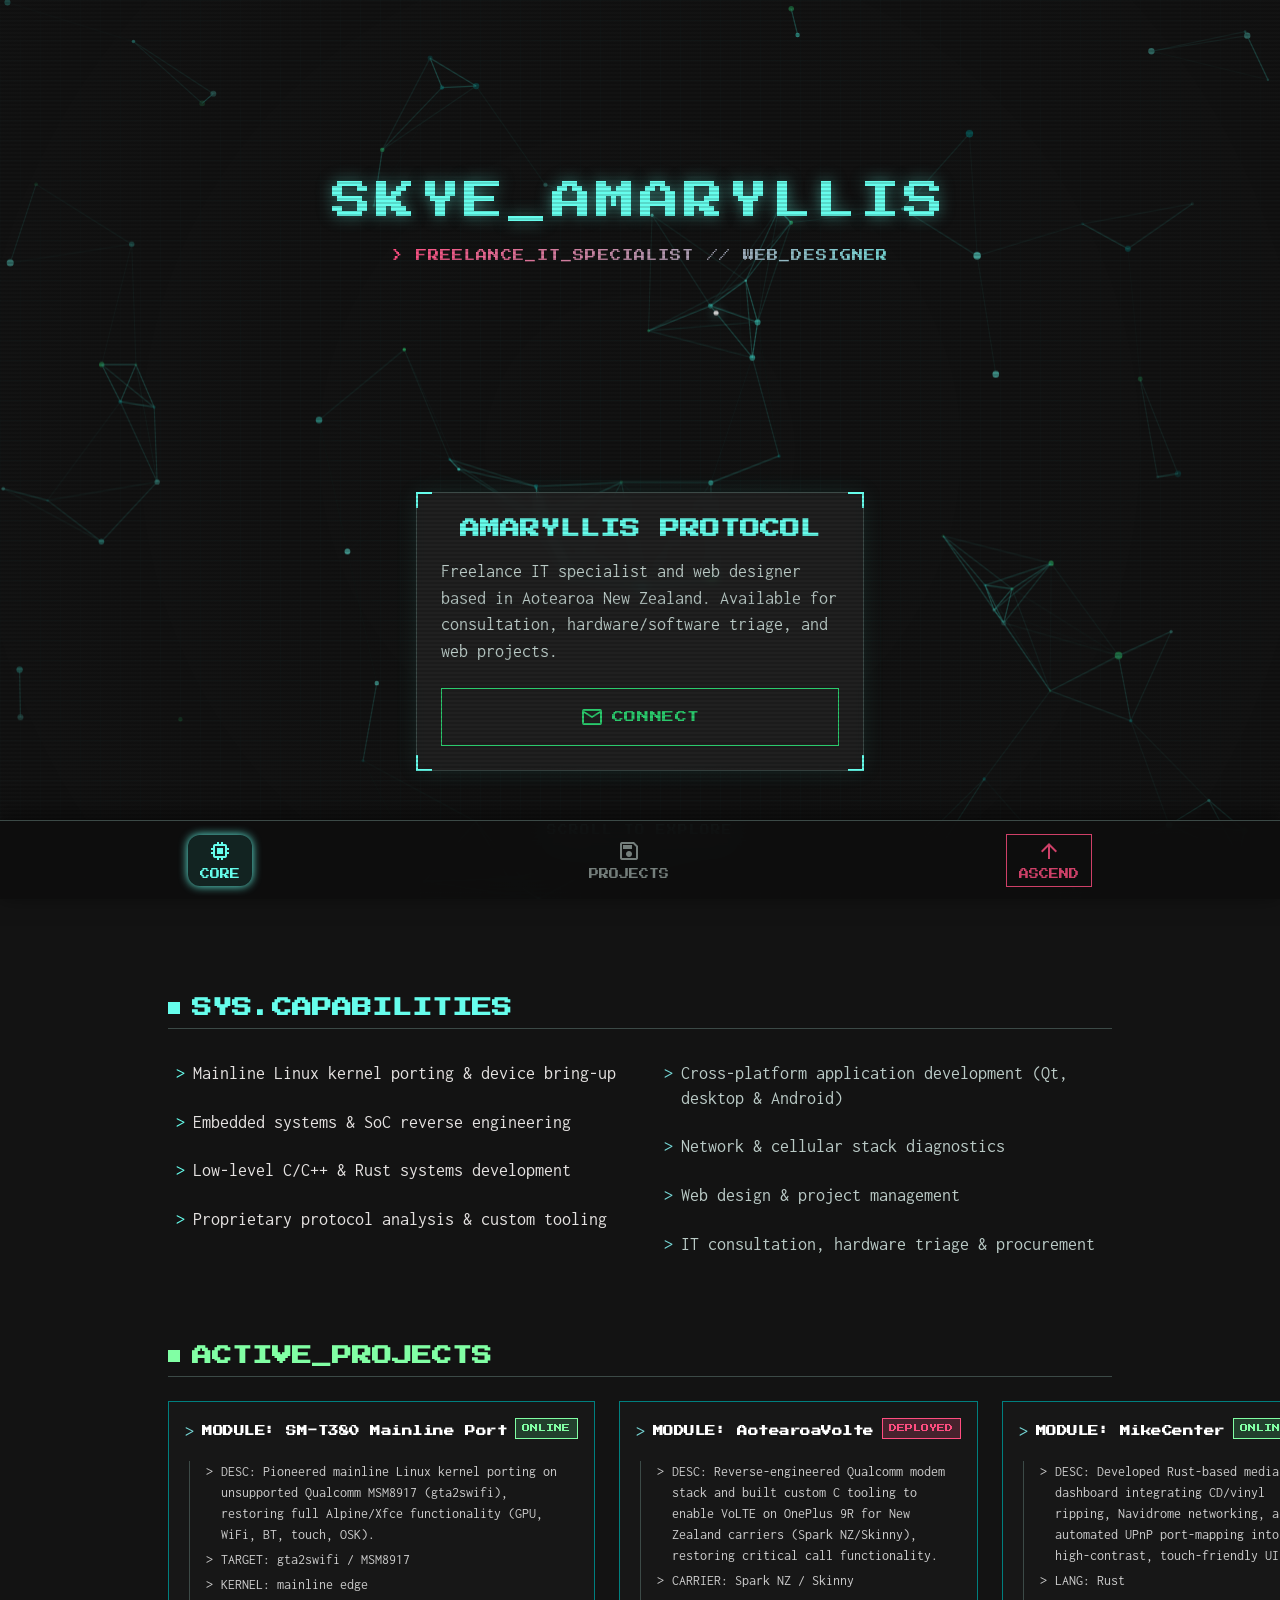
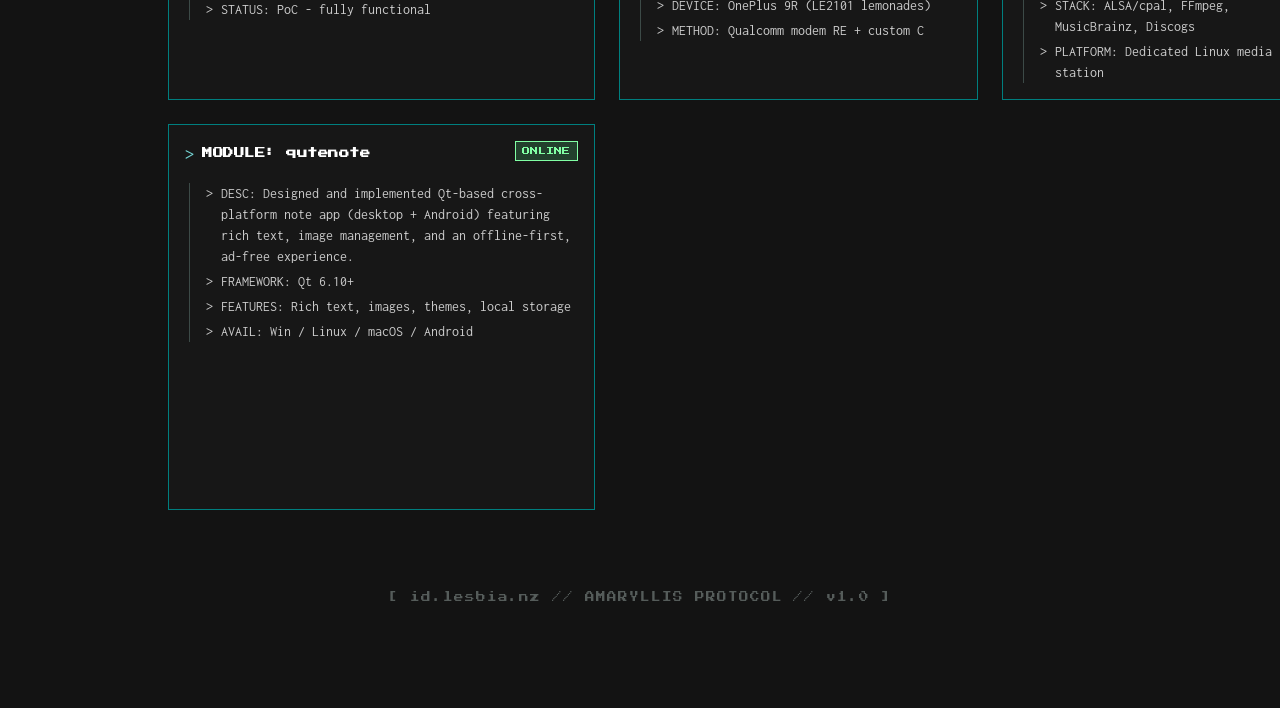
<file: index.html>
<!doctype html>
<html class="dark" lang="en">
    <head>
        <meta charset="utf-8" />
        <meta content="width=device-width, initial-scale=1.0" name="viewport" />
        <title>Skye Amaryllis // id.lesbia.nz</title>
        <link href="https://fonts.googleapis.com" rel="preconnect" />
        <link crossorigin="" href="https://fonts.gstatic.com" rel="preconnect" />
        <link
            href="https://fonts.googleapis.com/css2?family=Inconsolata:wght@400;700&amp;family=Press+Start+2P&amp;display=swap"
            rel="stylesheet"
        />
        <link
            href="https://fonts.googleapis.com/css2?family=Material+Symbols+Outlined:wght,FILL@100..700,0..1&amp;display=swap"
            rel="stylesheet"
        />
        <link href="/style.css" rel="stylesheet" />
        <script src="/projects.js"></script>
    </head>
    <body class="site_body">
        <a href="#main_content" class="sr-only">Skip to main content</a>
        
        <!-- Ambient Texture Layers -->
        <div class="bg_grid" aria-hidden="true"></div>
        <div class="scanlines" aria-hidden="true"></div>
        
        <!-- Hero Section -->
        <section class="hero_section">
            <canvas id="particle_canvas" aria-hidden="true"></canvas>
            <main class="splash_content">
                <div class="hero_title_wrapper">
                    <h1 class="hero_title">SKYE_AMARYLLIS</h1>
                    <div class="hero_subtitle sys_boot_text">
                        &gt; FREELANCE_IT_SPECIALIST // WEB_DESIGNER
                    </div>
                </div>
                <div class="protocol_card">
                    <!-- Corner Accents -->
                    <div class="corner_accent top_left"></div>
                    <div class="corner_accent top_right"></div>
                    <div class="corner_accent bottom_left"></div>
                    <div class="corner_accent bottom_right"></div>
                    
                    <h2>AMARYLLIS PROTOCOL</h2>
                    <p>
                        Freelance IT specialist and web designer based in
                        Aotearoa New Zealand. Available for consultation,
                        hardware/software triage, and web projects.
                    </p>
                    <div class="btn_wrapper">
                        <a
                            class="btn_terminal"
                            href="mailto:skye@emailengine.org"
                            aria-label="Send an email to Skye"
                        >
                            <span class="material-symbols-outlined" aria-hidden="true">mail</span>
                            CONNECT
                        </a>
                    </div>
                </div>
            </main>
            <a class="scroll_indicator" href="#sys_capabilities" aria-label="Scroll down to system capabilities">
                <span class="scroll_indicator_text">Scroll to Explore</span>
                <span class="material-symbols-outlined scroll_indicator_icon" aria-hidden="true">keyboard_arrow_down</span>
            </a>
        </section>

        <!-- Main Content Container -->
        <main id="main_content" class="main_content">
            <!-- Capabilities Section -->
            <section class="content_section" id="sys_capabilities">
                <div class="section_header">
                    <span class="section_indicator primary"></span>
                    <h3 class="section_title primary">SYS.CAPABILITIES</h3>
                </div>
                <div class="capabilities_grid">
                    <!-- Col 1: engineering depth -->
                    <ul class="capabilities_column">
                        <li class="capabilities_item col1">
                            <span class="capabilities_bullet primary">&gt;</span>
                            Mainline Linux kernel porting &amp; device bring-up
                        </li>
                        <li class="capabilities_item col1">
                            <span class="capabilities_bullet primary">&gt;</span>
                            Embedded systems &amp; SoC reverse engineering
                        </li>
                        <li class="capabilities_item col1">
                            <span class="capabilities_bullet primary">&gt;</span>
                            Low-level C/C++ &amp; Rust systems development
                        </li>
                        <li class="capabilities_item col1">
                            <span class="capabilities_bullet primary">&gt;</span>
                            Proprietary protocol analysis &amp; custom tooling
                        </li>
                    </ul>
                    <!-- Col 2: breadth + commercial -->
                    <ul class="capabilities_column">
                        <li class="capabilities_item col2">
                            <span class="capabilities_bullet secondary">&gt;</span>
                            Cross-platform application development (Qt, desktop &amp; Android)
                        </li>
                        <li class="capabilities_item col2">
                            <span class="capabilities_bullet secondary">&gt;</span>
                            Network &amp; cellular stack diagnostics
                        </li>
                        <li class="capabilities_item col2">
                            <span class="capabilities_bullet secondary">&gt;</span>
                            Web design &amp; project management
                        </li>
                        <li class="capabilities_item col2">
                            <span class="capabilities_bullet secondary">&gt;</span>
                            IT consultation, hardware triage &amp; procurement
                        </li>
                    </ul>
                </div>
            </section>
            
            <!-- Project Gallery -->
            <section class="content_section" id="active_projects">
                <div class="section_header">
                    <span class="section_indicator tertiary"></span>
                    <h3 class="section_title tertiary">ACTIVE_PROJECTS</h3>
                </div>
                <div class="projects_grid" id="main_projects_grid">
                    <!-- Cards will be lazy injected here -->
                </div>
            </section>
            
            <!-- Footer -->
            <footer class="site_footer">
                [ id.lesbia.nz // AMARYLLIS PROTOCOL // v1.0 ]
            </footer>
        </main>

        <!-- BottomNavBar (Mobile Only) -->
        <nav class="bottom_nav">
            <!-- CORE -->
            <a class="nav_item active" href="https://id.lesbia.nz" aria-label="Core Site">
                <span class="material-symbols-outlined nav_icon" style="font-variation-settings: &quot;FILL&quot; 1" aria-hidden="true">memory</span>
                <span class="nav_label">CORE</span>
            </a>
            <!-- PROJECTS -->
            <a class="nav_item inactive" href="https://id.lesbia.nz/projects" aria-label="Projects">
                <span class="material-symbols-outlined nav_icon" aria-hidden="true">save</span>
                <span class="nav_label">PROJECTS</span>
            </a>
            <!-- ASCEND -->
            <a class="nav_item btn_ascend" href="https://id.lesbia.nz/bridge" aria-label="Ascend to alternative experience">
                <span class="material-symbols-outlined nav_icon" aria-hidden="true">arrow_upward</span>
                <span class="nav_label">ASCEND</span>
            </a>
        </nav>

        <!-- Print Layout (A4 Table) -->
        <div class="print_layout" aria-hidden="true">
            <table class="cv_table">
                <thead>
                    <tr>
                        <th colspan="2">SKYE AMARYLLIS | FREELANCE IT SPECIALIST & WEB DESIGNER</th>
                    </tr>
                </thead>
                <tbody>
                    <tr>
                        <td class="table_label">Location</td>
                        <td>Aotearoa New Zealand</td>
                    </tr>
                    <tr>
                        <td class="table_label">Contact</td>
                        <td>skye@emailengine.org</td>
                    </tr>
                    <tr>
                        <td class="table_label">Capabilities</td>
                        <td>
                            <ul>
                                <li>Mainline Linux kernel porting & device bring-up</li>
                                <li>Embedded systems & SoC reverse engineering</li>
                                <li>Low-level C/C++ & Rust systems development</li>
                                <li>Proprietary protocol analysis & custom tooling</li>
                                <li>Cross-platform application development (Qt, desktop & Android)</li>
                                <li>Network & cellular stack diagnostics</li>
                                <li>Web design & project management</li>
                                <li>IT consultation, hardware triage & procurement</li>
                            </ul>
                        </td>
                    </tr>
                </tbody>
            </table>
        </div>

        <script>
            // --- Particle System ---
            const canvas = document.getElementById("particle_canvas");
            const ctx = canvas.getContext("2d");
            let particles = [];
            let pulses = [];
            let w, h;

            const colors = ["#40e0d0", "#007f7f", "#2bca6d", "#66fdec"]; // teal, dark teal, forest green, primary

            function resize() {
                w = canvas.width = window.innerWidth;
                h = canvas.height = window.innerHeight;
            }

            window.addEventListener("resize", resize);
            resize();

            class Particle {
                constructor() {
                    this.x = Math.random() * w;
                    this.y = Math.random() * h;
                    this.vx = (Math.random() - 0.5) * 0.8;
                    this.vy = (Math.random() - 0.5) * 0.8;
                    this.baseSize = Math.random() * 2 + 1;
                    this.size = this.baseSize;
                    this.color =
                        colors[Math.floor(Math.random() * colors.length)];
                    this.opacity = Math.random();
                    this.flickerSpeed = Math.random() * 0.03 + 0.01;
                    this.flickerDir = Math.random() > 0.5 ? 1 : -1;
                }

                update() {
                    this.x += this.vx;
                    this.y += this.vy;

                    // Bounce off edges
                    if (this.x < 0 || this.x > w) this.vx *= -1;
                    if (this.y < 0 || this.y > h) this.vy *= -1;

                    // Twinkle effect
                    this.opacity += this.flickerSpeed * this.flickerDir;
                    if (this.opacity > 1) {
                        this.opacity = 1;
                        this.flickerDir = -1;
                    } else if (this.opacity < 0.2) {
                        this.opacity = 0.2;
                        this.flickerDir = 1;
                    }
                    this.size = this.baseSize * (0.8 + this.opacity * 0.5);
                }

                draw() {
                    ctx.beginPath();
                    ctx.arc(this.x, this.y, this.size, 0, Math.PI * 2);
                    ctx.fillStyle = this.color;
                    ctx.globalAlpha = this.opacity;
                    ctx.fill();
                    ctx.globalAlpha = 1;
                }
            }

            class Pulse {
                constructor(p1, p2) {
                    this.p1 = p1;
                    this.p2 = p2;
                    this.progress = 0;
                    this.speed = Math.random() * 0.015 + 0.01;
                    this.color = "#ffffff"; // bright white/cyan core
                }

                update() {
                    this.progress += this.speed;
                }

                draw() {
                    const px =
                        this.p1.x + (this.p2.x - this.p1.x) * this.progress;
                    const py =
                        this.p1.y + (this.p2.y - this.p1.y) * this.progress;

                    ctx.beginPath();
                    ctx.arc(px, py, 2.5, 0, Math.PI * 2);
                    ctx.fillStyle = this.color;

                    ctx.shadowBlur = 12;
                    ctx.shadowColor = "#66fdec";

                    ctx.fill();

                    ctx.shadowBlur = 0;
                }
            }

            function initParticles() {
                particles = [];
                pulses = [];
                for (let i = 0; i < 90; i++) {
                    particles.push(new Particle());
                }
            }

            function handleConnectionsAndPulses() {
                for (let i = 0; i < particles.length; i++) {
                    for (let j = i + 1; j < particles.length; j++) {
                        const dx = particles[i].x - particles[j].x;
                        const dy = particles[i].y - particles[j].y;
                        const dist = Math.sqrt(dx * dx + dy * dy);

                        if (dist < 140) {
                            ctx.beginPath();
                            ctx.strokeStyle = `rgba(64, 224, 208, ${(1 - dist / 140) * 0.6})`;
                            ctx.lineWidth = 1.2;
                            ctx.moveTo(particles[i].x, particles[i].y);
                            ctx.lineTo(particles[j].x, particles[j].y);
                            ctx.stroke();

                            // Randomly spawn data transmission pulses
                            if (Math.random() < 0.0005) {
                                pulses.push(
                                    new Pulse(particles[i], particles[j]),
                                );
                            }
                        }
                    }
                }

                for (let i = pulses.length - 1; i >= 0; i--) {
                    pulses[i].update();
                    pulses[i].draw();
                    if (pulses[i].progress >= 1) {
                        pulses.splice(i, 1);
                    }
                }
            }

            function animate() {
                // Clear with a solid dark rect to allow trails but keep it clean
                ctx.fillStyle = "rgba(19, 19, 19, 0.6)";
                ctx.fillRect(0, 0, w, h);

                particles.forEach((p) => {
                    p.update();
                    p.draw();
                });

                handleConnectionsAndPulses();

                requestAnimationFrame(animate);
            }

            initParticles();
            animate();

            // Simple JS for atmospheric effects
            document.addEventListener("DOMContentLoaded", () => {
                const terminalElements = document.querySelectorAll(
                    ".hero_title, .hero_subtitle",
                );

                setInterval(() => {
                    terminalElements.forEach((el) => {
                        if (Math.random() > 0.95) {
                            el.style.opacity = Math.random() * 0.5 + 0.5;
                            setTimeout(() => {
                                el.style.opacity = 1;
                            }, 50);
                        }
                    });
                }, 2000);

                // Smooth scroll for indicator
                document.querySelectorAll('a[href^="#"]').forEach((anchor) => {
                    anchor.addEventListener("click", function (e) {
                        e.preventDefault();

                        document
                            .querySelector(this.getAttribute("href"))
                            .scrollIntoView({
                                behavior: "smooth",
                            });
                    });
                });
                
                // Populate print layout projects
                const printTableBody = document.querySelector(".cv_table tbody");
                if (printTableBody && typeof PROJECTS !== 'undefined') {
                    const projectsHtml = PROJECTS.map(p => `
                        <tr>
                            <td class="table_label" style="font-size: 8pt; padding-top: 15px;">Project: ${p.name}</td>
                            <td style="padding-top: 15px; font-size: 9pt;">
                                <strong>${p.desc}</strong><br>
                                <span style="font-family: monospace; color: #444; font-size: 8pt;">${p.stats.join(' | ')}</span>
                            </td>
                        </tr>
                    `).join('');
                    printTableBody.insertAdjacentHTML('beforeend', projectsHtml);
                }
            });

            // --- Lazy Load Projects ---
            const projectsSection = document.getElementById("active_projects");
            const projectsGrid = document.getElementById("main_projects_grid");
            if (projectsSection && projectsGrid && typeof PROJECTS !== 'undefined') {
                const observer = new IntersectionObserver((entries, obs) => {
                    entries.forEach(entry => {
                        if (entry.isIntersecting) {
                            projectsGrid.innerHTML = PROJECTS.map(renderCard).join("");
                            const cards = projectsGrid.querySelectorAll(".project_card");
                            cards.forEach((card, i) => {
                                card.style.opacity = "0";
                                card.style.transform = "translateY(10px)";
                                card.style.transition = "all 0.5s ease";
                                
                                setTimeout(() => {
                                    card.offsetWidth;
                                    card.style.opacity = '1';
                                    card.style.transform = 'translateY(0)';

                                    setTimeout(() => {
                                        card.style.transition = '';
                                        card.style.transform = '';
                                    }, 500);
                                }, 100 * i);
                            });
                            obs.unobserve(entry.target);
                        }
                    });
                }, { threshold: 0.1 });
                observer.observe(projectsSection);
            }
        </script>
    </body>
</html>
</file>
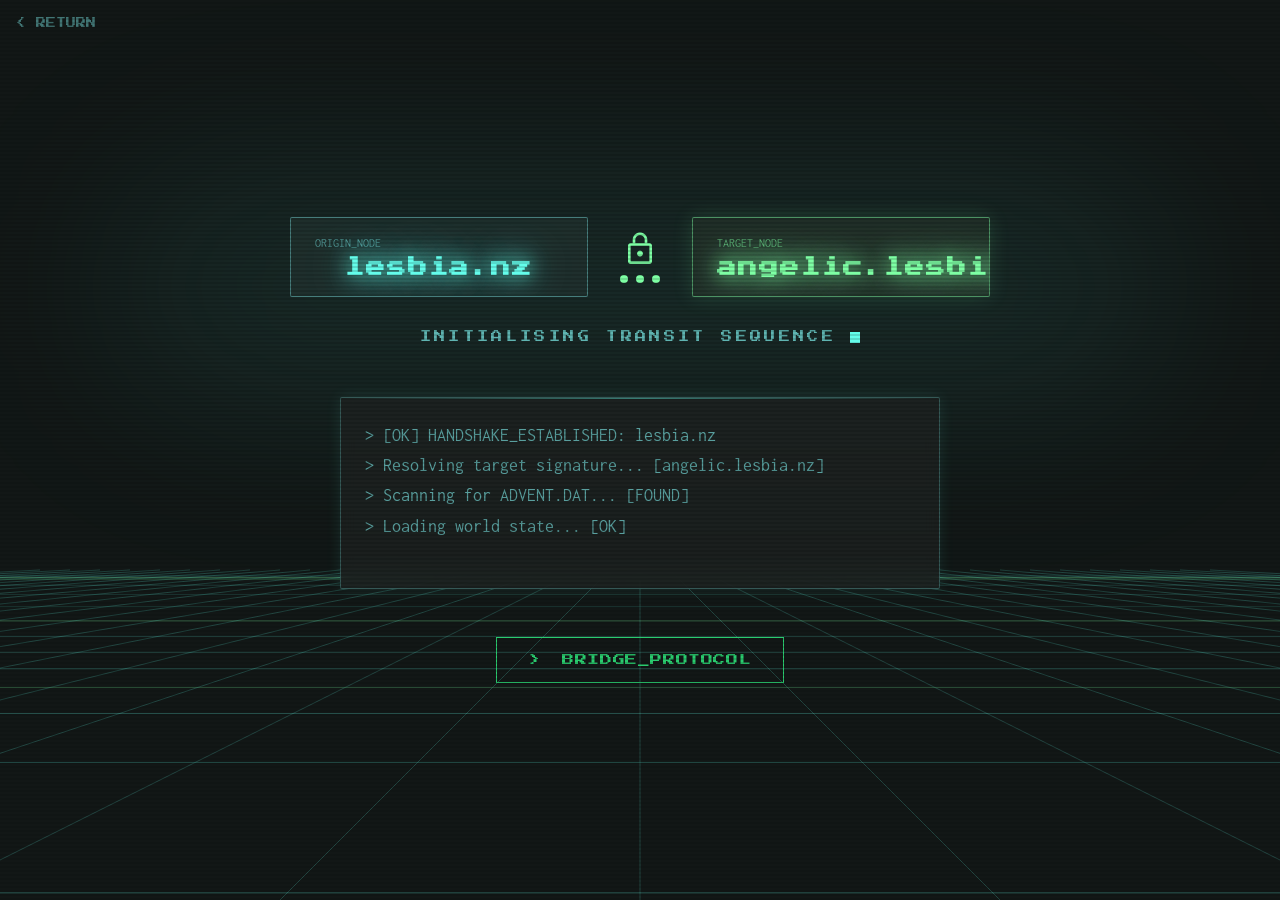
<file: bridge/index.html>
<!DOCTYPE html>
<html class="dark" lang="en">
    <head>
        <meta charset="utf-8"/>
        <meta content="width=device-width, initial-scale=1.0" name="viewport"/>
        <title>PROTOCOL_BRIDGE // id.lesbia.nz → angelic.lesbia.nz</title>
        <link href="https://fonts.googleapis.com/css2?family=Material+Symbols+Outlined:wght,FILL@100..700,0..1&amp;display=swap" rel="stylesheet"/>
        <link href="https://fonts.googleapis.com/css2?family=Inconsolata:wght@400;700&amp;family=Press+Start+2P&amp;display=swap" rel="stylesheet"/>
        <link href="/style.css" rel="stylesheet" />
        <style>
            body {
                overflow: hidden; /* Prevent scrolling on splash screen */
            }
        </style>
    </head>
    <body class="site_body relative_body">
        <!-- Return Link -->
        <a href="https://id.lesbia.nz" class="return_link">&lt; RETURN</a>

        <!-- Global Effects -->
        <div class="scanlines" aria-hidden="true"></div>
        <div class="crt_flicker" aria-hidden="true"></div>
        <canvas id="matrix_canvas" aria-hidden="true"></canvas>

        <!-- Main Splash Content -->
        <main class="bridge_splash_content">
            <!-- Bridge Formation -->
            <div class="bridge_wrapper">
                <!-- Glitch decorative elements behind logo -->
                <div class="blur_glitch_bg"></div>
                
                <div class="bridge_nodes">
                    <!-- Origin Node -->
                    <div class="node_card origin_node">
                        <div class="pulse_bg"></div>
                        <div class="node_label">ORIGIN_NODE</div>
                        <h2 class="node_title">lesbia.nz</h2>
                    </div>

                    <!-- Transfer Link -->
                    <div class="transfer_column">
                        <span class="material-symbols-outlined transfer_icon" aria-hidden="true">lock</span>
                        <div class="pulse_dots">
                            <span class="pulse_dot"></span>
                            <span class="pulse_dot"></span>
                            <span class="pulse_dot"></span>
                        </div>
                    </div>

                    <!-- Target Node -->
                    <div class="node_card target_node">
                        <div class="pulse_bg"></div>
                        <div class="node_label">TARGET_NODE</div>
                        <h2 class="node_title">angelic.lesbia.nz</h2>
                    </div>
                </div>
                
                <p class="transit_subtext">
                    Initialising Transit Sequence <span class="cursor"></span>
                </p>
            </div>

            <!-- Terminal Output Simulation -->
            <div class="sr-only">Handshake established. Resolving target signature. Scanning for adventure data. Loading world state. Initialising parser. Encrypting transit payload. Warning: You are likely to be eaten by a grue. Transferring identity manifests. Bridge synchronised. You may proceed.</div>
            <div class="terminal_console" id="terminal-output" aria-hidden="true">
                <div class="terminal_console_line"></div>
                <!-- Dynamic JS content goes here -->
            </div>

            <!-- Action / Entry -->
            <button class="enter_btn" onclick="initiateSequence()">
                BRIDGE_PROTOCOL
            </button>
        </main>

        <script>
            // --- 3D Grid Matrix Animation ---
            const canvas = document.getElementById('matrix_canvas');
            const ctx = canvas.getContext('2d');

            let width, height;
            let time = 0;

            function resize() {
                width = canvas.width = window.innerWidth;
                height = canvas.height = window.innerHeight;
            }
            window.addEventListener('resize', resize);
            resize();

            const gridColor = 'rgba(102, 253, 236, 0.15)'; 
            const accentColor = 'rgba(129, 255, 164, 0.3)'; 

            function drawGrid() {
                ctx.clearRect(0, 0, width, height);

                // Perspective variables
                const fov = 300;
                const yOffset = height * 0.6; // Horizon line slightly below center
                const spacing = 50;
                const speed = 2;

                time += speed;

                ctx.lineWidth = 1;

                // Draw horizontal lines (moving forward)
                for (let z = 10; z < 1000; z += spacing) {
                    let currentZ = z - (time % spacing);
                    if (currentZ < 10) currentZ += 1000; 

                    const scale = fov / currentZ;
                    const y = yOffset + (100 * scale); 

                    const alpha = Math.max(0, 1 - (currentZ / 1000));

                    const waveY = y + Math.sin(time * 0.05 + currentZ * 0.01) * 20 * scale;

                    ctx.beginPath();
                    ctx.moveTo(0, waveY);
                    ctx.lineTo(width, waveY);

                    ctx.strokeStyle = currentZ % (spacing * 4) < spacing ? accentColor : `rgba(102, 253, 236, ${alpha * 0.3})`;
                    ctx.stroke();
                }

                // Draw vertical lines (perspective convergence)
                for (let x = -2000; x < 2000; x += spacing * 2) {
                    ctx.beginPath();

                    const startScale = fov / 1000;
                    let startX = width / 2 + x * startScale;
                    let startY = yOffset + (100 * startScale);
                    ctx.moveTo(startX, startY);

                    const endScale = fov / 10;
                    let endX = width / 2 + x * endScale;
                    let endY = yOffset + (100 * endScale);

                    ctx.lineTo(endX, endY);

                    ctx.strokeStyle = `rgba(102, 253, 236, 0.2)`;
                    ctx.stroke();
                }

                requestAnimationFrame(drawGrid);
            }
            drawGrid();

            // --- Terminal Output Simulation ---
            const terminalOutput = document.getElementById('terminal-output');
            const bootSequence = [
                "[OK] HANDSHAKE_ESTABLISHED: lesbia.nz",
                "Resolving target signature... [angelic.lesbia.nz]",
                "Scanning for ADVENT.DAT... [FOUND]",
                "Loading world state... [OK]",
                "Initialising parser... [READY]",
                "--> Encrypting transit payload... [DONE]",
                "[WARN] You are likely to be eaten by a grue.",
                "Transferring identity manifests...",
                "01010011 01001011 01011001 01000101",
                "Bridge synchronised. You may proceed."
            ];

            let lineIndex = 0;

            function appendTerminalLine() {
                if (lineIndex < bootSequence.length) {
                    const p = document.createElement('p');
                    p.textContent = `> ${bootSequence[lineIndex]}`;
                    p.style.margin = "0 0 0.25rem 0";

                    if(bootSequence[lineIndex].includes("[WARN]")) {
                         p.style.color = "var(--terminal_pink)";
                    }

                    terminalOutput.appendChild(p);
                    terminalOutput.scrollTop = terminalOutput.scrollHeight;

                    lineIndex++;

                    setTimeout(appendTerminalLine, Math.random() * 300 + 100);
                }
            }

            setTimeout(appendTerminalLine, 1000);

            // Button interaction
            function initiateSequence() {
                const warningText = "WARNING: You are about to leave the professional directory and enter an interactive terminal adventure.\n\nProceed with the ASCEND protocol?";
                if (!confirm(warningText)) {
                    return;
                }
                const btn = document.querySelector('.enter_btn');
                btn.textContent = "EXECUTING...";
                btn.classList.add('executing');
                
                document.body.style.filter = "contrast(150%) hue-rotate(90deg)";
                setTimeout(() => {
                    document.body.style.filter = "none";
                    setTimeout(() => {
                        window.location.href = "https://angelic.lesbia.nz";
                    }, 300);
                }, 500);
            }
        </script>
    </body>
</html>
</file>
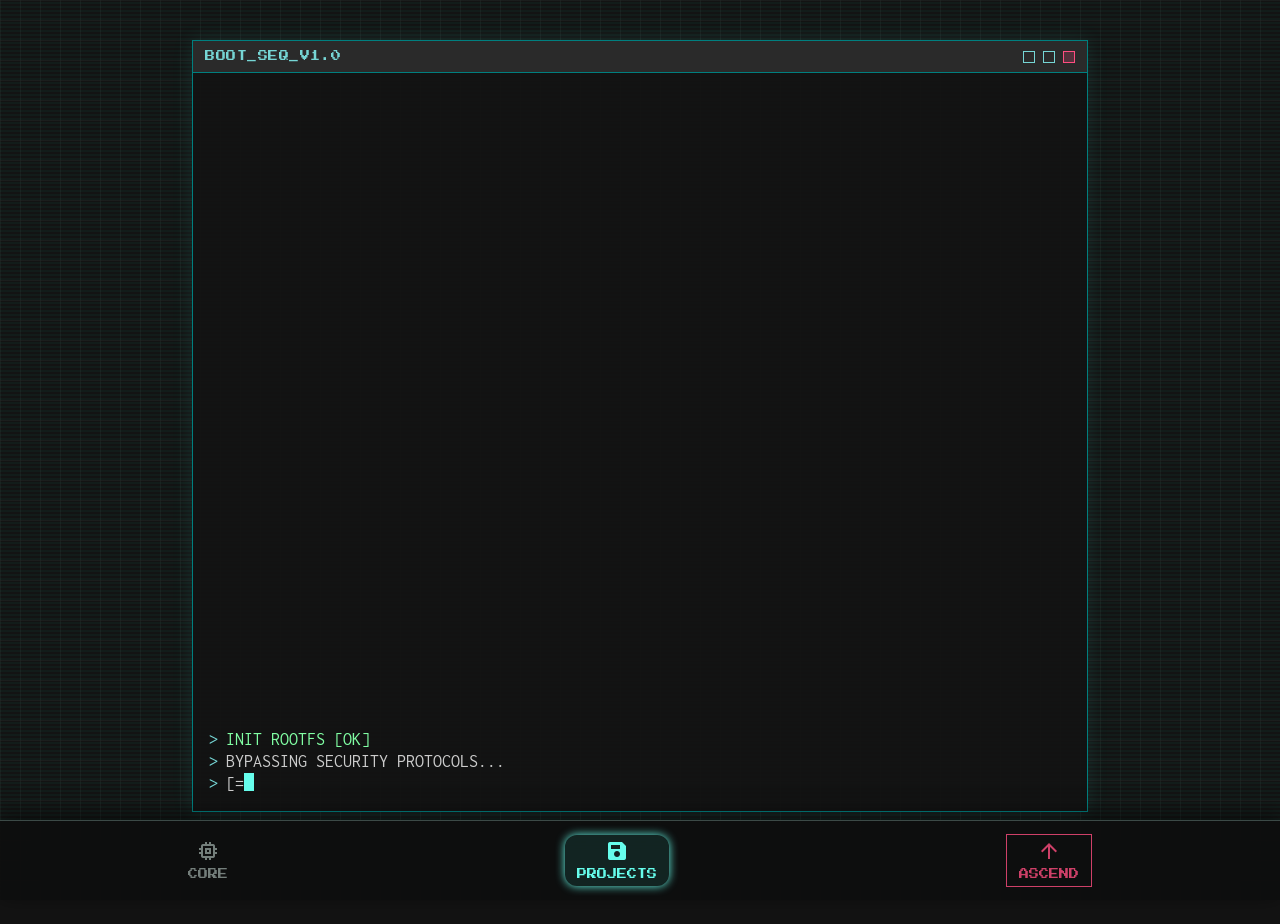
<file: projects/index.html>
<!doctype html>
<html class="dark" lang="en">
    <head>
        <meta charset="utf-8" />
        <meta content="width=device-width, initial-scale=1.0" name="viewport" />
        <title>PROJECT_DIR // id.lesbia.nz</title>
        <link
            href="https://fonts.googleapis.com/css2?family=Material+Symbols+Outlined:wght,FILL@100..700,0..1&display=swap"
            rel="stylesheet"
        />
        <link
            href="https://fonts.googleapis.com/css2?family=Inconsolata:wght@400;700&amp;family=Press+Start+2P&amp;display=swap"
            rel="stylesheet"
        />
        <link href="/style.css" rel="stylesheet" />
        <script src="/projects.js"></script>
    </head>

    <body class="site_body relative_body">
        <a href="#projects_container" class="sr-only">Skip to main content</a>
        
        <!-- Environmental overlays -->
        <div class="grid_bg" aria-hidden="true"></div>
        <div class="crt_overlay" aria-hidden="true"></div>

        <main class="projects_layout_main">
            <div class="terminal_wrapper">
                <!-- Terminal title bar -->
                <div class="terminal_header">
                    <span class="terminal_header_title" id="term-header-text">BOOT_SEQ_V1.0</span>
                    <div class="terminal_header_buttons">
                        <div class="terminal_dot"></div>
                        <div class="terminal_dot"></div>
                        <div class="terminal_dot active"></div>
                    </div>
                </div>

                <!-- Boot sequence output (visible first) -->
                <div class="sr-only">System initializing. Root filesystem OK. Bypassing security protocols. System compromised. Mounting active projects.</div>
                <div class="boot_output" id="terminal-output" aria-hidden="true">
                    <!-- injected by JS -->
                </div>

                <!-- Projects directory (hidden until boot completes) -->
                <div class="projects_container" id="projects_container">
                    <!-- Header row -->
                    <div class="projects_header_row">
                        <h2 class="projects_title">/ACTIVE_PROJECTS</h2>
                        <p class="module_count" id="module_count"></p>
                    </div>

                    <!-- Cards injected here by JS -->
                    <div class="cards_grid" id="cards_grid"></div>
                </div>
            </div>
        </main>

        <!-- Bottom nav (all screen sizes) -->
        <nav class="bottom_nav">
            <!-- CORE -->
            <a class="nav_item inactive" href="https://id.lesbia.nz" aria-label="Core Site">
                <span class="material-symbols-outlined nav_icon" aria-hidden="true">memory</span>
                <span class="nav_label">CORE</span>
            </a>
            <!-- PROJECTS (active) -->
            <a class="nav_item active" href="https://id.lesbia.nz/projects" aria-label="Projects">
                <span class="material-symbols-outlined nav_icon" style="font-variation-settings: &quot;FILL&quot; 1" aria-hidden="true">save</span>
                <span class="nav_label">PROJECTS</span>
            </a>
            <!-- ASCEND -->
            <a class="nav_item btn_ascend" href="https://id.lesbia.nz/bridge" aria-label="Ascend to alternative experience">
                <span class="material-symbols-outlined nav_icon" aria-hidden="true">arrow_upward</span>
                <span class="nav_label">ASCEND</span>
            </a>
        </nav>

        <script>
            // ─── Boot sequence typewriter ────────────────────────────────────────────
            const terminalOutput = document.getElementById("terminal-output");
            const projectsContainer =
                document.getElementById("projects_container");
            const termHeaderText = document.getElementById("term-header-text");
            const moduleCount = document.getElementById("module_count");
            const cardsGrid = document.getElementById("cards_grid");

            const bootSequence = [
                "INIT ROOTFS [OK]",
                "BYPASSING SECURITY PROTOCOLS...",
                "[====================] 100%",
                "SYSTEM COMPROMISED. MOUNTING /PROJECTS...",
            ];

            let lineIndex = 0;
            let charIndex = 0;
            let isTyping = false;

            function typeLine() {
                if (lineIndex < bootSequence.length) {
                    if (!isTyping) {
                        const lineDiv = document.createElement("div");
                        lineDiv.className = "flex";
                        lineDiv.style.display = "flex";
                        lineDiv.innerHTML = `<span style="color: var(--secondary); margin-right: 0.5rem; flex-shrink: 0;">></span><span class="typewriter-text" style="color: var(--text_dim);"></span><span class="cursor"></span>`;
                        terminalOutput.appendChild(lineDiv);
                        isTyping = true;
                        charIndex = 0;
                    }

                    const text = bootSequence[lineIndex];
                    const textSpan =
                        terminalOutput.lastChild.querySelector(
                            ".typewriter-text",
                        );

                    if (charIndex < text.length) {
                        textSpan.textContent += text.charAt(charIndex);
                        charIndex++;
                        setTimeout(typeLine, Math.random() * 10 + 5);
                    } else {
                        isTyping = false;
                        lineIndex++;

                        const oldCursor =
                            terminalOutput.lastChild.querySelector(".cursor");
                        if (oldCursor) oldCursor.remove();

                        if (
                            text.includes("WARNING") ||
                            text.includes("COMPROMISED")
                        ) {
                            textSpan.style.color = "var(--terminal_pink)";
                        } else if (text.includes("[OK]")) {
                            textSpan.style.color = "var(--tertiary)";
                        }

                        setTimeout(typeLine, 100);
                    }
                } else {
                    triggerProjectsReveal();
                }
            }

            function triggerProjectsReveal() {
                terminalOutput.style.opacity = "0";

                setTimeout(() => {
                    terminalOutput.classList.add("hidden");
                    terminalOutput.style.display = "none";

                    // Render cards from data
                    cardsGrid.innerHTML = PROJECTS.map(renderCard).join("");
                    moduleCount.textContent = `> ${PROJECTS.length} MODULE${PROJECTS.length !== 1 ? "S" : ""} LOADED.`;

                    projectsContainer.style.display = "flex";
                    termHeaderText.textContent = "PROJECT_DIR_V1.0";

                    setTimeout(() => {
                        projectsContainer.style.opacity = "1";
                    }, 50);
                }, 500);
            }

            window.addEventListener("load", () => {
                setTimeout(typeLine, 500);
            });
        </script>
    </body>
</html>
</file>
<file: style.css>
/* ─────────────────────────────────────────────────────────────────────────
   DESIGN SYSTEM & VARIABLES
   ───────────────────────────────────────────────────────────────────────── */
:root {
    /* Color Palette */
    --background: #131313;
    --surface: #131313;
    --surface-bright: #3a3939;
    --surface-dim: #131313;
    
    --surface_lowest: #0e0e0e;
    --surface_low: #1c1b1b;
    --surface_mid: #201f1f;
    --surface_high: #2a2a2a;
    --surface_highest: #353534;
    
    --primary: #66fdec;
    --on_primary: #003732;
    --primary_container: #40e0d0;
    --primary_fixed: #61f9e9;
    --primary_fixed_dim: #3adccc;
    --on_primary_fixed: #00201d;
    --on_primary_fixed_variant: #005049;
    
    --secondary: #76d6d5;
    --on_secondary: #003737;
    --secondary_container: #007f7f;
    --secondary_fixed: #93f2f2;
    --secondary_fixed_dim: #76d6d5;
    --on_secondary_fixed: #002020;
    --on_secondary_fixed_variant: #004f4f;
    
    --tertiary: #81ffa4;
    --on_tertiary: #003919;
    --tertiary_container: #4ee483;
    --tertiary_fixed: #6bfe9a;
    --tertiary_fixed_dim: #4ae181;
    --on_tertiary_fixed: #00210c;
    --on_tertiary_fixed_variant: #005227;

    --terminal_pink: #ff4d80;
    --light_teal: #aaf0d1;
    
    --error: #ffb4ab;
    --on_error: #690005;
    --error_container: #93000a;
    --on_error_container: #ffdad6;

    --outline: #859491;
    --outline_variant: #3c4a47;
    
    --text_bright: #ffffff;
    --text_dim: #cccccc;
    --on_surface: #e5e2e1;
    --on_surface_variant: #bacac6;
    --on_background: #e5e2e1;
    
    --scanline_overlay: rgba(0, 255, 200, 0.04);
    --grid_color: rgba(0, 128, 128, 0.1);

    /* Fonts */
    --font_headline: 'Press Start 2P', monospace;
    --font_body: 'Inconsolata', monospace;

    /* Spacing & Layout */
    --margin_desktop: 40px;
    --margin_mobile: 20px;
    --container_max: 1024px;
    --gutter: 16px;
    --unit: 4px;
}

/* ─────────────────────────────────────────────────────────────────────────
   GLOBAL RESETS & ELEMENT STYLES
   ───────────────────────────────────────────────────────────────────────── */
* {
    box-sizing: border-box;
}

html {
    scroll-behavior: smooth;
}

body {
    background-color: var(--background);
    color: var(--on_background);
    font-family: var(--font_body);
    font-size: 1.1rem;
    line-height: 1.5;
    font-weight: 400;
    margin: 0;
    overflow-x: hidden;
}

a {
    color: var(--primary);
    text-decoration: none;
    transition: color 0.15s ease-in-out;
}

ul {
    list-style: none;
    margin: 0;
    padding: 0;
}

/* Accessibility: Screen Reader Only */
.sr-only {
    position: absolute;
    width: 1px;
    height: 1px;
    padding: 0;
    margin: -1px;
    overflow: hidden;
    clip: rect(0, 0, 0, 0);
    white-space: nowrap;
    border-width: 0;
}

.sr-only:focus {
    position: absolute;
    top: 0;
    left: 0;
    width: auto;
    height: auto;
    padding: 1rem;
    margin: 0;
    overflow: visible;
    clip: auto;
    background-color: var(--background);
    color: var(--primary);
    z-index: 100;
    outline: none;
    border: 2px solid var(--primary);
    box-shadow: 0 0 10px var(--primary);
}

/* ─────────────────────────────────────────────────────────────────────────
   COMMON AMBIENT EFFECTS & STYLING
   ───────────────────────────────────────────────────────────────────────── */
/* Grid Background */
.bg_grid {
    position: fixed;
    inset: 0;
    background-size: 20px 20px;
    background-image:
        linear-gradient(to right, var(--grid_color) 1px, transparent 1px),
        linear-gradient(to bottom, var(--grid_color) 1px, transparent 1px);
    z-index: 0;
    pointer-events: none;
}

/* Alternate matrix grid bg */
.grid_bg {
    position: fixed;
    inset: 0;
    pointer-events: none;
    z-index: 1;
    background-image:
        linear-gradient(rgba(60, 74, 71, 0.4) 1px, transparent 1px),
        linear-gradient(90deg, rgba(60, 74, 71, 0.4) 1px, transparent 1px);
    background-size: 20px 20px;
    opacity: 0.5;
}

/* Scanline Animation */
.scanlines {
    background: linear-gradient(
        to bottom,
        rgba(255, 255, 255, 0),
        rgba(255, 255, 255, 0) 50%,
        rgba(0, 0, 0, 0.2) 50%,
        rgba(0, 0, 0, 0.2)
    );
    background-size: 100% 4px;
    position: fixed;
    inset: 0;
    z-index: 40;
    pointer-events: none;
    opacity: 0.7;
    animation: scan 10s linear infinite;
}

@keyframes scan {
    0% { background-position: 0 0; }
    100% { background-position: 0 100vh; }
}

/* CRT Overlay for Projects/Bridge */
.crt_overlay {
    position: fixed;
    inset: 0;
    pointer-events: none;
    z-index: 10;
    background: linear-gradient(
        to bottom,
        rgba(255, 255, 255, 0),
        rgba(255, 255, 255, 0) 50%,
        var(--scanline_overlay) 50%,
        var(--scanline_overlay)
    );
    background-size: 100% 4px;
    animation: scanlines_anim 10s linear infinite;
}

@keyframes scanlines_anim {
    0% { background-position: 0 0; }
    100% { background-position: 0 100vh; }
}

.crt_flicker {
    animation: flicker 0.15s infinite;
    pointer-events: none;
    z-index: 51;
    position: fixed;
    inset: 0;
    background: rgba(0, 255, 200, 0.02);
}

@keyframes flicker {
    0% { opacity: 0.9; }
    50% { opacity: 1; }
    100% { opacity: 0.9; }
}

/* Blinking cursor */
.cursor_blink::after, .cursor {
    content: "_";
    animation: blink 1s step-end infinite;
}

.cursor {
    display: inline-block;
    width: 10px;
    height: 1em;
    background-color: var(--primary);
    vertical-align: middle;
    animation: blink 1s step-end infinite;
}

@keyframes blink {
    0%, 100% { opacity: 1; }
    50% { opacity: 0; }
}

/* Custom Webkit Scrollbars */
::-webkit-scrollbar {
    width: 8px;
}
::-webkit-scrollbar-track {
    background: var(--background);
    border-left: 1px solid var(--outline_variant);
}
::-webkit-scrollbar-thumb {
    background: var(--secondary_container);
}
::-webkit-scrollbar-thumb:hover {
    background: var(--primary);
}


/* ─────────────────────────────────────────────────────────────────────────
   CORE UTILITY STYLES
   ───────────────────────────────────────────────────────────────────────── */
.site_body {
    min-height: 100dvh;
    display: flex;
    flex-direction: column;
}

.relative_body {
    position: relative;
}

/* ─────────────────────────────────────────────────────────────────────────
   COMPONENT STYLES: BUTTONS, CARDS, PANEL CHROME
   ───────────────────────────────────────────────────────────────────────── */
/* Terminal buttons */
.btn_terminal {
    display: flex;
    align-items: center;
    justify-content: center;
    gap: 0.5rem;
    border: 1px solid #2bca6d;
    background: transparent;
    color: #2bca6d;
    font-family: var(--font_headline);
    font-size: 0.75rem;
    padding: 1rem 1.5rem;
    transition: all 0.3s ease;
    cursor: pointer;
    text-transform: uppercase;
    letter-spacing: 0.05em;
    width: 100%;
}

.btn_terminal:hover {
    background: #2bca6d;
    color: #111;
    box-shadow: 0 0 10px #2bca6d;
}

.btn_terminal_primary {
    border: 1px solid var(--terminal_pink);
    color: var(--terminal_pink);
    display: flex;
    flex-direction: column;
    align-items: center;
    justify-content: center;
    transition: all 0.3s ease;
    cursor: pointer;
}

.btn_terminal_primary:hover {
    background: var(--terminal_pink);
    color: #111;
    box-shadow: 0 0 10px var(--terminal_pink);
}

.enter_btn {
    border: 1px solid #2bca6d;
    background: transparent;
    color: #2bca6d;
    text-transform: uppercase;
    position: relative;
    overflow: hidden;
    transition: all 0.3s ease;
    font-family: var(--font_headline);
    font-size: 0.75rem;
    padding: 1rem 2rem;
    letter-spacing: 0.05em;
    cursor: pointer;
}

.enter_btn:hover {
    background: #2bca6d;
    color: #111;
    box-shadow: 0 0 15px #2bca6d;
}

.enter_btn::before {
    content: '>';
    margin-right: 8px;
    color: inherit;
}

.enter_btn.executing {
    background: var(--terminal_pink);
    color: var(--background);
    border-color: var(--terminal_pink);
    animation: pulse 1.5s infinite;
}

/* Animations */
@keyframes pulse {
    0%, 100% { opacity: 1; }
    50% { opacity: 0.6; }
}

@keyframes spin {
    to { transform: rotate(360deg); }
}

/* ─────────────────────────────────────────────────────────────────────────
   PAGE LAYOUTS & COMPONENT MARKUP
   ───────────────────────────────────────────────────────────────────────── */
/* 1. HOME LANDING (index.html) */
.hero_section {
    position: relative;
    height: 100vh;
    height: 100dvh;
    width: 100%;
    display: flex;
    flex-direction: column;
    overflow: hidden;
    border-bottom: 1px solid var(--outline_variant);
}

#particle_canvas {
    position: absolute;
    inset: 0;
    width: 100%;
    height: 100%;
    z-index: 0;
}

.splash_content {
    position: relative;
    z-index: 10;
    display: flex;
    flex-direction: column;
    align-items: center;
    justify-content: space-between;
    height: 100%;
    text-align: center;
    pointer-events: none;
    background: radial-gradient(
        circle at center,
        rgba(19, 19, 19, 0.1) 0%,
        rgba(19, 19, 19, 0.7) 100%
    );
    padding-top: 5rem;
    padding-bottom: 6rem;
}

.hero_title_wrapper {
    display: flex;
    flex-direction: column;
    align-items: center;
    width: 100%;
    margin-top: 2rem;
}

.hero_title {
    font-family: var(--font_headline);
    font-size: 1.5rem;
    line-height: 1.2;
    font-weight: 400;
    color: var(--primary);
    text-shadow: rgba(102, 253, 236, 0.5) 0px 0px 15px;
    letter-spacing: 0.1em;
    text-transform: uppercase;
    margin-bottom: 1rem;
}

.hero_subtitle {
    font-family: var(--font_headline);
    font-size: 0.7rem;
    line-height: 1.3;
    text-transform: uppercase;
    letter-spacing: 0.1em;
    margin-top: 0.5rem;
}

.sys_boot_text {
    background-image: linear-gradient(90deg, var(--terminal_pink), var(--secondary));
    -webkit-background-clip: text;
    -webkit-text-fill-color: transparent;
    background-clip: text;
    animation: breathe 4s ease-in-out infinite;
    text-shadow: none;
}

@keyframes breathe {
    0%, 100% { opacity: 0.6; }
    50% { opacity: 1; }
}

.protocol_card {
    max-width: 28rem;
    width: 100%;
    background-color: rgba(42, 42, 42, 0.6);
    backdrop-filter: blur(4px);
    -webkit-backdrop-filter: blur(4px);
    border: 1px solid var(--outline_variant);
    padding: 1.5rem;
    box-shadow: 0 0 20px rgba(64, 224, 208, 0.1);
    margin-bottom: 2rem;
    pointer-events: auto;
    position: relative;
}

/* Corner Accents */
.corner_accent {
    position: absolute;
    width: 1rem;
    height: 1rem;
}
.corner_accent.top_left {
    top: 0; left: 0;
    border-top: 2px solid var(--primary);
    border-left: 2px solid var(--primary);
    margin-top: -1px; margin-left: -1px;
}
.corner_accent.top_right {
    top: 0; right: 0;
    border-top: 2px solid var(--primary);
    border-right: 2px solid var(--primary);
    margin-top: -1px; margin-right: -1px;
}
.corner_accent.bottom_left {
    bottom: 0; left: 0;
    border-bottom: 2px solid var(--primary);
    border-left: 2px solid var(--primary);
    margin-bottom: -1px; margin-left: -1px;
}
.corner_accent.bottom_right {
    bottom: 0; right: 0;
    border-bottom: 2px solid var(--primary);
    border-right: 2px solid var(--primary);
    margin-bottom: -1px; margin-right: -1px;
}

.protocol_card h2 {
    font-family: var(--font_headline);
    font-size: 1.25rem;
    line-height: 1.2;
    color: var(--primary);
    margin-top: 0;
    margin-bottom: 1rem;
}

.protocol_card p {
    font-family: var(--font_body);
    font-size: 1.1rem;
    line-height: 1.5;
    color: var(--on_surface_variant);
    margin-bottom: 1.5rem;
    text-align: left;
}

.btn_wrapper {
    display: flex;
    gap: 1rem;
    justify-content: center;
}

.btn_terminal svg, .btn_terminal .material-symbols-outlined {
    transition: transform 0.15s ease-in-out;
}
.btn_terminal:hover svg, .btn_terminal:hover .material-symbols-outlined {
    animation: spin 2s linear infinite;
}

.scroll_indicator {
    position: absolute;
    bottom: 30px;
    left: 50%;
    transform: translateX(-50%);
    z-index: 10;
    display: flex;
    flex-direction: column;
    align-items: center;
    animation: bounce 4s infinite;
    opacity: 0.7;
    pointer-events: auto;
    cursor: pointer;
}

.scroll_indicator_text {
    font-family: var(--font_headline);
    font-size: 0.6rem;
    color: var(--secondary);
    margin-bottom: 0.5rem;
    letter-spacing: 0.1em;
    text-transform: uppercase;
}

.scroll_indicator_icon {
    color: var(--secondary);
}

@keyframes bounce {
    0%, 20%, 50%, 80%, 100% {
        transform: translateY(0) translateX(-50%);
        opacity: 0.7;
    }
    40% {
        transform: translateY(-10px) translateX(-50%);
        opacity: 1;
    }
    60% {
        transform: translateY(-5px) translateX(-50%);
        opacity: 0.85;
    }
}

/* Page Main Container */
.main_content {
    width: 100%;
    max-width: var(--container_max);
    flex-grow: 1;
    display: flex;
    flex-direction: column;
    z-index: 10;
    padding-left: var(--margin_mobile);
    padding-right: var(--margin_mobile);
    padding-top: 4rem;
    padding-bottom: 8rem;
    position: relative;
    margin-left: auto;
    margin-right: auto;
}

.content_section {
    margin-bottom: 3rem;
    width: 100%;
    padding-top: 2rem;
}

.section_header {
    border-bottom: 1px solid var(--outline_variant);
    margin-bottom: 1.5rem;
    padding-bottom: 0.5rem;
    display: flex;
    align-items: center;
    gap: 0.75rem;
}

.section_indicator {
    width: 0.75rem;
    height: 0.75rem;
    flex-shrink: 0;
}
.section_indicator.primary {
    background-color: var(--primary);
}
.section_indicator.tertiary {
    background-color: var(--tertiary);
}

.section_title {
    font-family: var(--font_headline);
    font-size: 1.25rem;
    line-height: 1.2;
    margin: 0;
}
.section_title.primary {
    color: var(--primary);
}
.section_title.tertiary {
    color: var(--tertiary);
}

.capabilities_grid {
    display: grid;
    grid-template-columns: 1fr;
    column-gap: 2rem;
    row-gap: 0.5rem;
}

.capabilities_column {
    display: flex;
    flex-direction: column;
    gap: 0.5rem;
}

.capabilities_item {
    font-family: var(--font_body);
    font-size: 1.1rem;
    line-height: 1.4;
    padding: 0.5rem;
    transition: background-color 0.15s;
    cursor: crosshair;
    display: flex;
    align-items: flex-start;
}
.capabilities_item.col1 {
    color: var(--on_surface);
}
.capabilities_item.col2 {
    color: var(--on_surface_variant);
}

.capabilities_item:hover {
    background-color: rgba(0, 127, 127, 0.2);
}

.capabilities_bullet {
    margin-right: 0.5rem;
    flex-shrink: 0;
}
.capabilities_bullet.primary {
    color: var(--primary);
}
.capabilities_bullet.secondary {
    color: var(--secondary);
}

/* Projects grid area */
.projects_grid {
    display: flex;
    flex-direction: column;
    gap: 1.5rem;
}

.site_footer {
    width: 100%;
    text-align: center;
    font-family: var(--font_headline);
    color: var(--on_surface_variant);
    opacity: 0.4;
    margin-top: 2rem;
    margin-bottom: 0.5rem;
    font-size: 0.6rem;
    letter-spacing: 0.1em;
}

/* Bottom navigation bar */
.bottom_nav {
    display: flex;
    justify-content: space-around;
    align-items: center;
    height: 5rem;
    padding-left: var(--margin_mobile);
    padding-right: var(--margin_mobile);
    padding-bottom: env(safe-area-inset-bottom);
    position: fixed;
    bottom: 0;
    width: 100%;
    z-index: 50;
    border-top: 1px solid var(--outline_variant);
    box-shadow: 0 -4px 20px rgba(0, 0, 0, 0.5);
    background-color: rgba(14, 14, 14, 0.9);
    backdrop-filter: blur(16px);
    -webkit-backdrop-filter: blur(16px);
}

.nav_item {
    display: flex;
    flex-direction: column;
    align-items: center;
    justify-content: center;
    transition: transform 0.15s ease-in-out, opacity 0.15s;
    cursor: pointer;
}

.nav_item.active {
    color: var(--primary);
    background-color: rgba(64, 224, 208, 0.1);
    border-radius: 0.75rem;
    padding: 0.25rem 0.75rem;
    box-shadow: 0 0 10px #66fdec;
}

.nav_item.inactive {
    color: var(--on_surface_variant);
    opacity: 0.6;
}
.nav_item.inactive:hover {
    opacity: 1;
    color: var(--secondary);
}

.nav_item:active {
    transform: scale(0.95);
}

.nav_item.btn_ascend {
    border: 1px solid var(--terminal_pink);
    color: var(--terminal_pink);
    opacity: 0.8;
    padding: 0.25rem 0.75rem;
}
.nav_item.btn_ascend:hover {
    opacity: 1;
    background-color: rgba(255, 77, 128, 0.1);
}

.nav_icon {
    font-size: 24px;
}

.nav_label {
    font-family: var(--font_headline);
    font-size: 10px;
    margin-top: 0.25rem;
}

/* ─────────────────────────────────────────────────────────────────────────
   2. PROJECTS CONTAINER (projects/index.html)
   ───────────────────────────────────────────────────────────────────────── */
.projects_layout_main {
    flex-grow: 1;
    display: flex;
    flex-direction: column;
    align-items: center;
    justify-content: flex-start;
    position: relative;
    z-index: 20;
    padding: 2rem 1rem 7rem 1rem;
}

.terminal_wrapper {
    border: 1px solid var(--secondary_container);
    background-color: rgba(19, 19, 19, 0.92);
    overflow: visible;
    width: 100%;
    max-width: 56rem;
    display: flex;
    flex-direction: column;
    position: relative;
    box-shadow: 0 0 20px rgba(102, 253, 236, 0.1);
    height: auto;
    min-height: calc(100dvh - 7rem);
}

.terminal_header {
    height: 2rem;
    border-bottom: 1px solid var(--secondary_container);
    background-color: var(--surface_high);
    display: flex;
    align-items: center;
    padding-left: 0.75rem;
    padding-right: 0.75rem;
    justify-content: space-between;
    flex-shrink: 0;
}

.terminal_header_title {
    font-family: var(--font_headline);
    font-size: 10px;
    color: var(--secondary);
    letter-spacing: 0.05em;
}

.terminal_header_buttons {
    display: flex;
    gap: 0.5rem;
}

.terminal_dot {
    width: 0.75rem;
    height: 0.75rem;
    border: 1px solid var(--secondary);
}
.terminal_dot.active {
    border-color: var(--terminal_pink);
    background-color: rgba(255, 77, 128, 0.2);
}

/* Boot output area */
.boot_output {
    flex-grow: 1;
    padding: 1rem;
    font-family: var(--font_body);
    font-size: 1.1rem;
    color: var(--primary);
    overflow: hidden;
    display: flex;
    flex-direction: column;
    justify-content: flex-end;
    line-height: 1.25;
    white-space: pre-wrap;
    transition: opacity 0.5s;
}

/* Projects main grid */
.projects_container {
    display: none;
    flex-grow: 1;
    flex-direction: column;
    gap: 1rem;
    padding: 1rem;
    font-family: var(--font_body);
    color: var(--primary);
    overflow: visible;
    transition: opacity 1s;
    opacity: 0;
}

/* Scrollbar styling inside terminal panel */
.projects_container::-webkit-scrollbar {
    width: 6px;
}
.projects_container::-webkit-scrollbar-track {
    background: var(--surface_mid);
    border-left: 1px solid var(--secondary_container);
}
.projects_container::-webkit-scrollbar-thumb {
    background: var(--secondary_container);
}
.projects_container::-webkit-scrollbar-thumb:hover {
    background: var(--primary);
}

.projects_header_row {
    margin-bottom: 0.75rem;
    display: flex;
    flex-direction: column;
    gap: 0.25rem;
}

.projects_title {
    font-family: var(--font_headline);
    font-size: 1.25rem;
    line-height: 1.2;
    color: var(--primary);
    text-shadow: 0 0 8px var(--primary);
    border-bottom: 1px solid var(--primary_fixed_dim);
    display: inline-block;
    padding-right: 2rem;
    margin: 0;
}

.module_count {
    color: var(--text_dim);
    font-size: 1.1rem;
    margin: 0;
}

.cards_grid {
    display: grid;
    grid-template-columns: 1fr;
    gap: 1rem;
}

/* Card Renderer Styles */
.project_card {
    border: 1px solid var(--secondary_container);
    background-color: rgba(32, 31, 31, 0.4);
    padding: 1rem;
    transition: background-color 0.15s, border-color 0.15s;
    cursor: pointer;
    display: block;
    outline: none;
    text-decoration: none;
}

.project_card:hover, .project_card:focus {
    background-color: rgba(32, 31, 31, 0.8);
    border-color: var(--primary);
}

.project_card:focus {
    box-shadow: 0 0 0 2px var(--primary);
}

.card_header {
    display: flex;
    align-items: flex-start;
    justify-content: space-between;
    gap: 0.5rem;
}

.card_title_row {
    display: flex;
    align-items: center;
    gap: 0.5rem;
    margin-bottom: 0.5rem;
    min-width: 0;
}

.card_title_arrow {
    color: var(--secondary);
    transition: color 0.15s;
    flex-shrink: 0;
}
.project_card:hover .card_title_arrow {
    color: var(--primary);
}

.card_title {
    font-family: var(--font_headline);
    font-size: 0.65rem;
    line-height: 1.2;
    color: var(--text_bright);
    letter-spacing: 0.05em;
    transition: all 0.3s ease;
    overflow: hidden;
    text-overflow: ellipsis;
    white-space: nowrap;
    margin: 0;
}
.project_card:hover .card_title {
    text-shadow: 0 0 8px var(--primary);
    color: var(--primary);
}

.status_badge {
    font-family: var(--font_headline);
    font-size: 8px;
    flex-shrink: 0;
    border: 1px solid;
    padding: 0.2rem 0.4rem;
}

/* Status variants */
.status_online {
    background-color: rgba(74, 225, 129, 0.2);
    color: var(--tertiary);
    border-color: var(--tertiary);
}

.status_compiling {
    background-color: rgba(118, 214, 213, 0.2);
    color: var(--secondary);
    border-color: var(--secondary);
}

.status_deployed {
    background-color: rgba(255, 77, 128, 0.2);
    color: var(--terminal_pink);
    border-color: var(--terminal_pink);
}

.status_archived {
    background-color: rgba(60, 74, 71, 0.2);
    color: var(--outline);
    border-color: var(--outline);
}

.status_indev {
    background-color: rgba(58, 220, 204, 0.2);
    color: var(--primary);
    border-color: var(--primary);
}

.status_default {
    background-color: rgba(60, 74, 71, 0.2);
    color: var(--on_surface_variant);
    border-color: var(--outline_variant);
}

.card_details {
    padding-left: 1rem;
    border-left: 1px solid var(--outline_variant);
    margin-left: 0.25rem;
    display: flex;
    flex-direction: column;
    gap: 0.25rem;
    color: var(--text_dim);
    font-size: 0.875rem;
    font-family: var(--font_body);
    margin-top: 0.5rem;
}

.card_stat_line {
    display: flex;
    flex-direction: row;
    gap: 0.5rem;
}

.bullet_sym {
    color: var(--text_dim);
    flex-shrink: 0;
}

/* ─────────────────────────────────────────────────────────────────────────
   3. BRIDGE PAGE (bridge/index.html)
   ───────────────────────────────────────────────────────────────────────── */
.return_link {
    font-family: var(--font_headline);
    font-size: 10px;
    color: rgba(118, 214, 213, 0.5);
    position: absolute;
    top: 1rem;
    left: 1rem;
    z-index: 20;
}

.return_link:hover {
    color: var(--secondary);
}

#matrix_canvas {
    position: fixed;
    inset: 0;
    width: 100vw;
    height: 100vh;
    z-index: 0;
}

.bridge_splash_content {
    position: relative;
    z-index: 10;
    height: 100vh;
    display: flex;
    flex-direction: column;
    justify-content: center;
    align-items: center;
    text-align: center;
    width: 100%;
    padding-left: var(--margin_mobile);
    padding-right: var(--margin_mobile);
}

.bridge_wrapper {
    margin-bottom: 2.5rem;
    position: relative;
    display: flex;
    flex-direction: column;
    align-items: center;
    width: 100%;
    max-width: 700px;
}

.blur_glitch_bg {
    position: absolute;
    inset: 0;
    background-color: rgba(102, 253, 236, 0.1);
    filter: blur(64px);
    border-radius: 9999px;
    transform: scale(1.5);
    animation: pulse 2s infinite;
}

.bridge_nodes {
    display: flex;
    flex-direction: column;
    align-items: center;
    justify-content: center;
    width: 100%;
    position: relative;
    z-index: 10;
    gap: 1rem;
}

.node_card {
    border: 1px solid rgba(118, 214, 213, 0.5);
    background-color: rgba(32, 31, 31, 0.6);
    backdrop-filter: blur(4px);
    -webkit-backdrop-filter: blur(4px);
    padding: 1rem 1.5rem;
    border-radius: 0.125rem;
    position: relative;
    overflow: hidden;
    flex: 1;
    width: 100%;
}

.node_card .pulse_bg {
    position: absolute;
    inset: 0;
    background-color: rgba(102, 253, 236, 0.05);
    animation: pulse 2s infinite;
}

.node_card.target_node .pulse_bg {
    background-color: rgba(129, 255, 164, 0.05);
    animation-delay: 0.5s;
}

.node_card.target_node {
    border-color: rgba(129, 255, 164, 0.5);
    box-shadow: 0 0 20px rgba(129, 255, 164, 0.15);
}

.node_label {
    font-size: 0.75rem;
    font-family: var(--font_body);
    margin-bottom: 0.25rem;
    text-align: left;
}
.node_card.origin_node .node_label {
    color: rgba(118, 214, 213, 0.6);
}
.node_card.target_node .node_label {
    color: rgba(129, 255, 164, 0.6);
}

.node_title {
    font-family: var(--font_headline);
    font-size: 0.8rem;
    line-height: 1.2;
    letter-spacing: 0.1em;
    position: relative;
    z-index: 10;
    margin: 0;
}
.node_card.origin_node .node_title {
    color: var(--primary);
    text-shadow: 0 0 20px var(--primary), 0 0 40px var(--primary);
    animation: pulse-glow 2s infinite alternate;
}
.node_card.target_node .node_title {
    color: var(--tertiary);
    text-shadow: 0 0 20px var(--tertiary), 0 0 40px var(--tertiary);
    animation: tertiary-pulse-glow 2s infinite alternate;
}

@keyframes pulse-glow {
    from { text-shadow: 0 0 10px #66fdec, 0 0 20px #66fdec; }
    to { text-shadow: 0 0 20px #66fdec, 0 0 40px #66fdec, 0 0 60px #007f7f; }
}

@keyframes tertiary-pulse-glow {
    from { text-shadow: 0 0 10px #81ffa4, 0 0 20px #81ffa4; }
    to { text-shadow: 0 0 20px #81ffa4, 0 0 40px #81ffa4, 0 0 60px #00622f; }
}

.transfer_column {
    display: flex;
    flex-direction: column;
    align-items: center;
    justify-content: center;
    color: var(--tertiary);
    padding-top: 1rem;
    padding-bottom: 1rem;
}

.transfer_icon {
    font-size: 36px;
    animation: pulse 2s infinite;
    margin-bottom: 0.5rem;
}

.pulse_dots {
    display: flex;
    gap: 0.5rem;
}

.pulse_dot {
    width: 0.5rem;
    height: 0.5rem;
    border-radius: 9999px;
    background-color: var(--tertiary);
}
.pulse_dot:nth-child(1) { animation: ping 1.5s infinite; }
.pulse_dot:nth-child(2) { animation: ping 1.5s infinite 300ms; }
.pulse_dot:nth-child(3) { animation: ping 1.5s infinite 600ms; }

@keyframes ping {
    0% { transform: scale(1); opacity: 1; }
    70%, 100% { transform: scale(2); opacity: 0; }
}

.transit_subtext {
    font-family: var(--font_headline);
    font-size: 0.7rem;
    color: rgba(118, 214, 213, 0.8);
    margin-top: 2rem;
    letter-spacing: 0.3em;
    text-transform: uppercase;
}

.terminal_console {
    width: 100%;
    max-width: 600px;
    border: 1px solid rgba(118, 214, 213, 0.3);
    background-color: rgba(32, 31, 31, 0.8);
    backdrop-filter: blur(8px);
    -webkit-backdrop-filter: blur(8px);
    padding: 1.5rem;
    position: relative;
    margin-bottom: 3rem;
    text-align: left;
    font-family: var(--font_body);
    color: rgba(118, 214, 213, 0.7);
    height: 12rem;
    overflow: hidden;
    box-shadow: 0 0 15px rgba(102, 253, 236, 0.1);
    border-radius: 0.125rem;
}

.terminal_console_line {
    position: absolute;
    top: 0; left: 0;
    width: 100%;
    height: 1px;
    background: linear-gradient(to right, transparent, var(--primary) 50%, transparent);
    opacity: 0.5;
}

/* ─────────────────────────────────────────────────────────────────────────
   RESPONSIVE DESIGN (MEDIA QUERIES)
   ───────────────────────────────────────────────────────────────────────── */
@media (min-width: 768px) {
    /* Home Landing */
    .hero_title {
        font-size: 2.5rem;
    }
    
    .hero_title_wrapper {
        margin-top: 4rem;
    }
    
    .main_content {
        padding-left: var(--margin_desktop);
        padding-right: var(--margin_desktop);
        padding-bottom: 6rem;
    }
    
    .capabilities_grid {
        grid-template-columns: repeat(2, 1fr);
    }
    
    .projects_grid {
        display: grid;
        grid-template-columns: repeat(3, 1fr);
        gap: 1.5rem;
    }
    
    /* Projects directory page */
    .projects_layout_main {
        justify-content: center;
        padding: var(--margin_desktop);
        padding-bottom: 7rem;
    }
    
    .terminal_wrapper {
        height: auto;
        min-height: calc(100dvh - 8rem);
    }
    
    .projects_header_row {
        flex-direction: row;
        align-items: flex-end;
        justify-content: space-between;
        gap: 0.25rem;
    }
    
    .cards_grid {
        grid-template-columns: repeat(2, 1fr);
    }
    
    /* Bridge Page */
    .bridge_splash_content {
        padding-left: var(--margin_desktop);
        padding-right: var(--margin_desktop);
    }
    
    .bridge_nodes {
        flex-direction: row;
        gap: 2rem;
    }
    
    .node_card {
        width: auto;
    }
    
    .node_title {
        font-size: 1.2rem;
    }
    
    .transfer_column {
        padding-top: 0;
        padding-bottom: 0;
    }
}

@media (min-width: 1200px) {
    /* Projects directory page */
    .cards_grid {
        grid-template-columns: repeat(3, 1fr);
    }
}

/* ─────────────────────────────────────────────────────────────────────────
   PRINT LAYOUT (A4 CV)
   ───────────────────────────────────────────────────────────────────────── */
.print_layout {
    display: none;
}

@media print {
    @page {
        size: A4;
        margin: 2cm;
    }

    body {
        background: white;
        color: black;
        margin: 0;
        padding: 0;
    }

    /* Hide screen elements */
    .hero_section, .main_content, .bottom_nav, .bg_grid, .scanlines, .crt_overlay, .crt_flicker {
        display: none;
    }

    /* Show print layout */
    .print_layout {
        display: block;
        font-family: sans-serif;
    }

    .cv_table {
        width: 100%;
        border-collapse: collapse;
        font-size: 11pt;
        line-height: 1.5;
    }

    .cv_table th {
        text-align: left;
        font-size: 16pt;
        border-bottom: 2px solid black;
        padding-bottom: 12px;
        margin-bottom: 24px;
        font-weight: normal;
        letter-spacing: 1px;
    }

    .cv_table td {
        padding: 12px 0;
        vertical-align: top;
        border-bottom: 1px solid #ccc;
    }
    
    .cv_table tr:last-child td {
        border-bottom: none;
    }

    .cv_table .table_label {
        width: 180px;
        font-weight: bold;
        text-transform: uppercase;
        font-size: 9pt;
        letter-spacing: 1px;
        color: #333;
    }

    .cv_table ul {
        margin: 0;
        padding-left: 16px;
        list-style-type: square;
    }

    .cv_table li {
        margin-bottom: 6px;
        color: black;
    }

    .cv_table li::before {
        display: none;
    }
}
</file>
